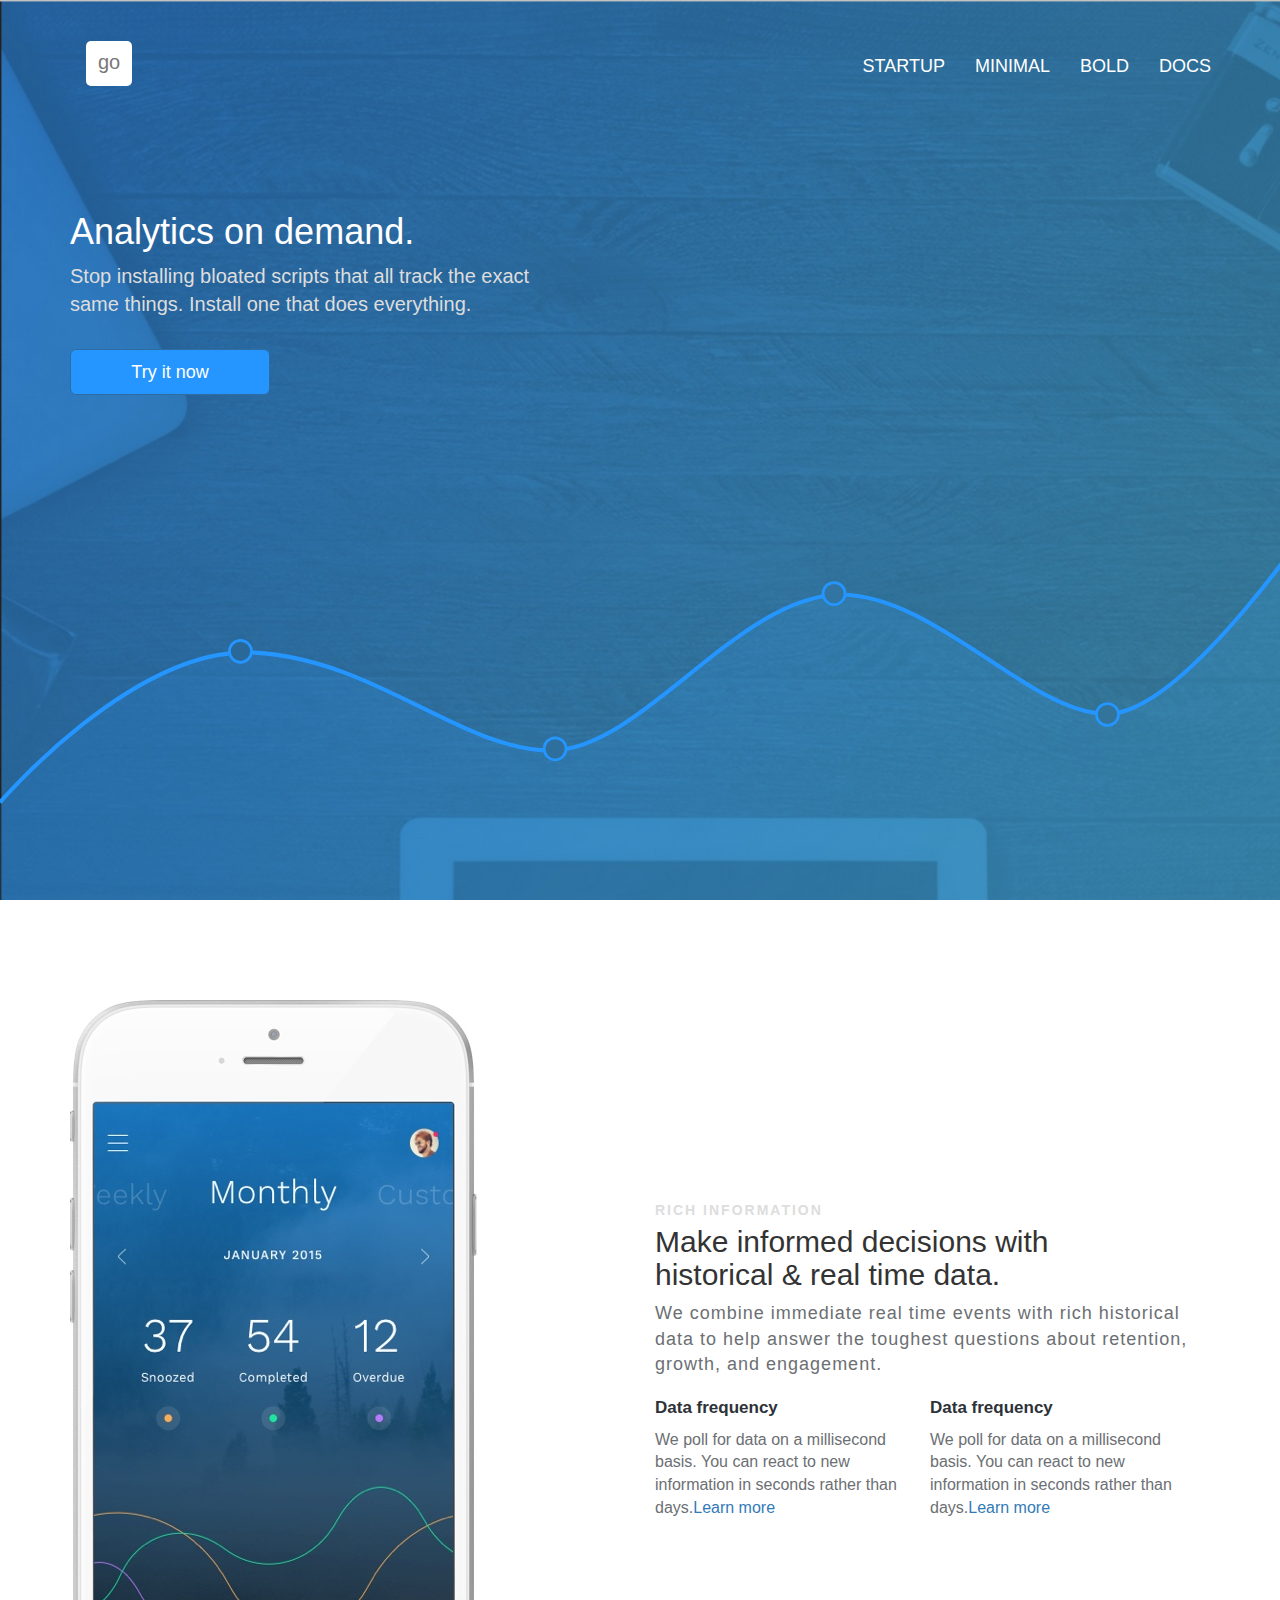
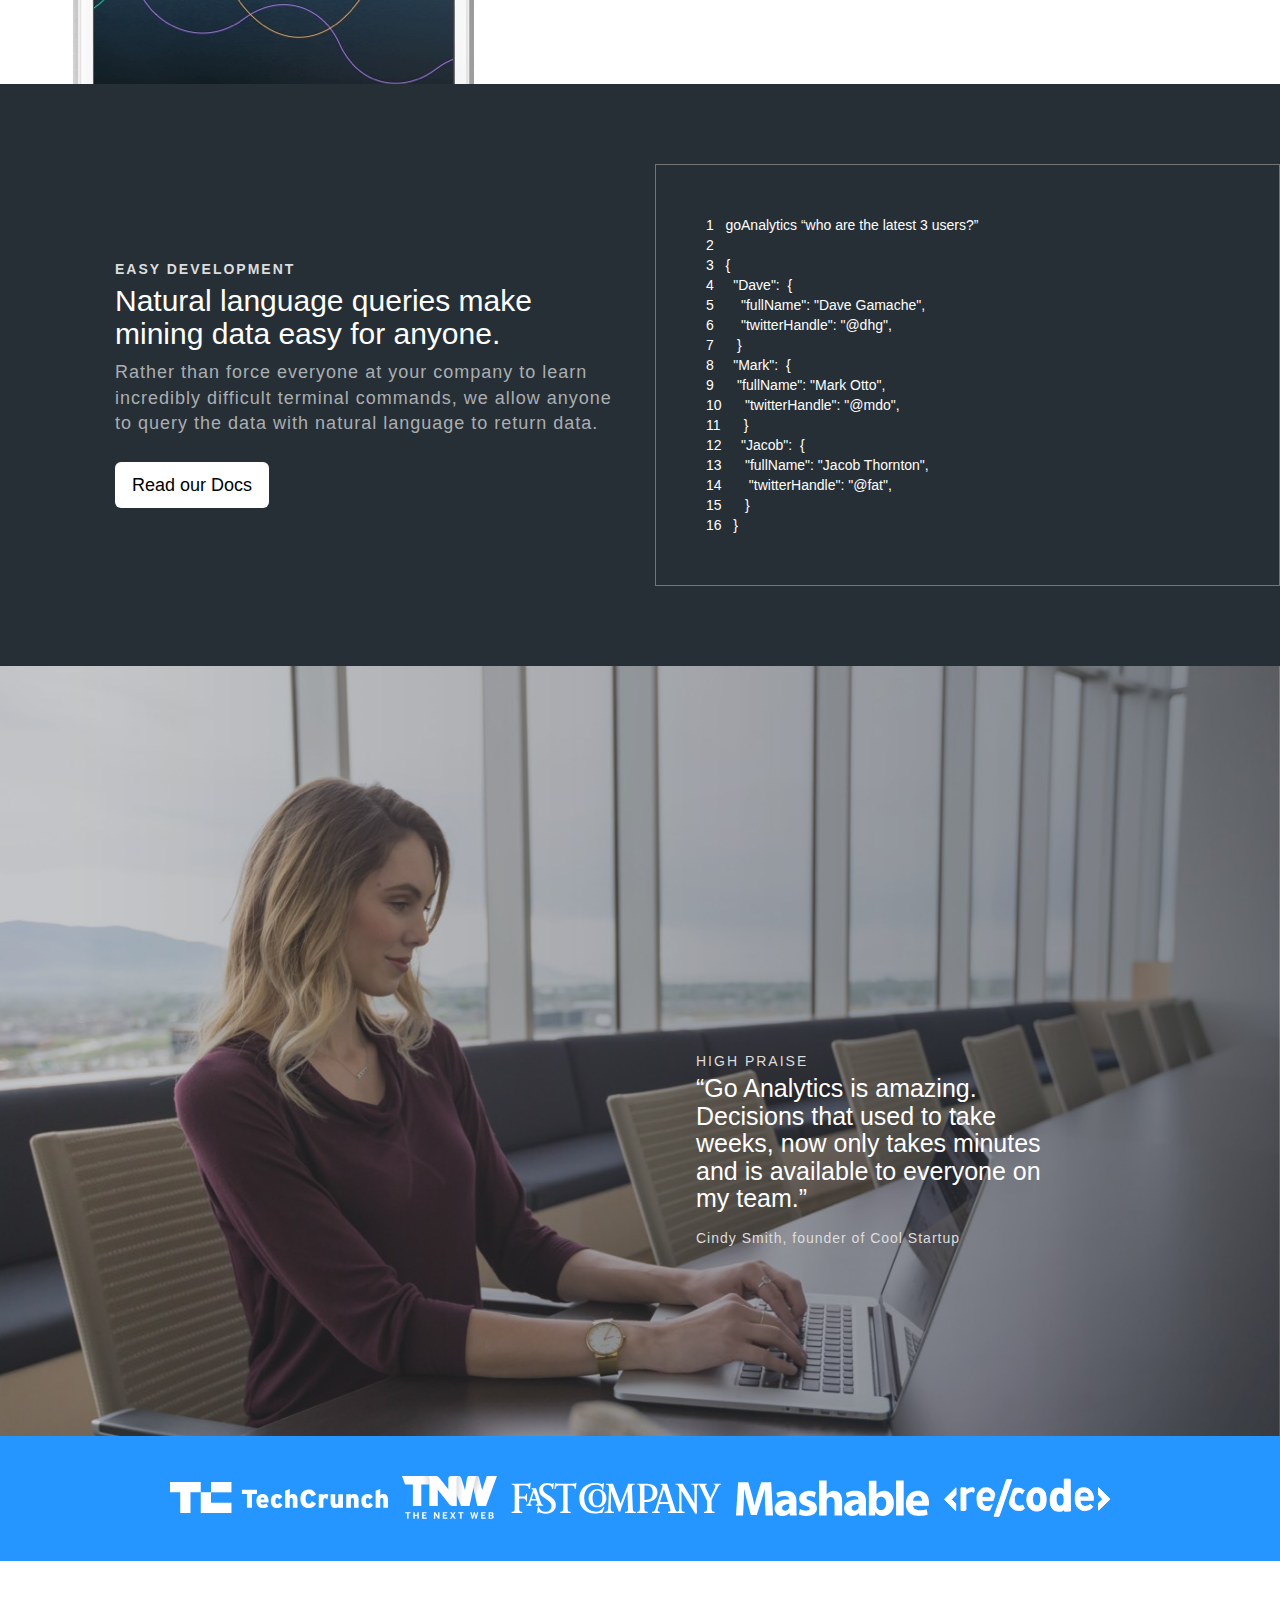
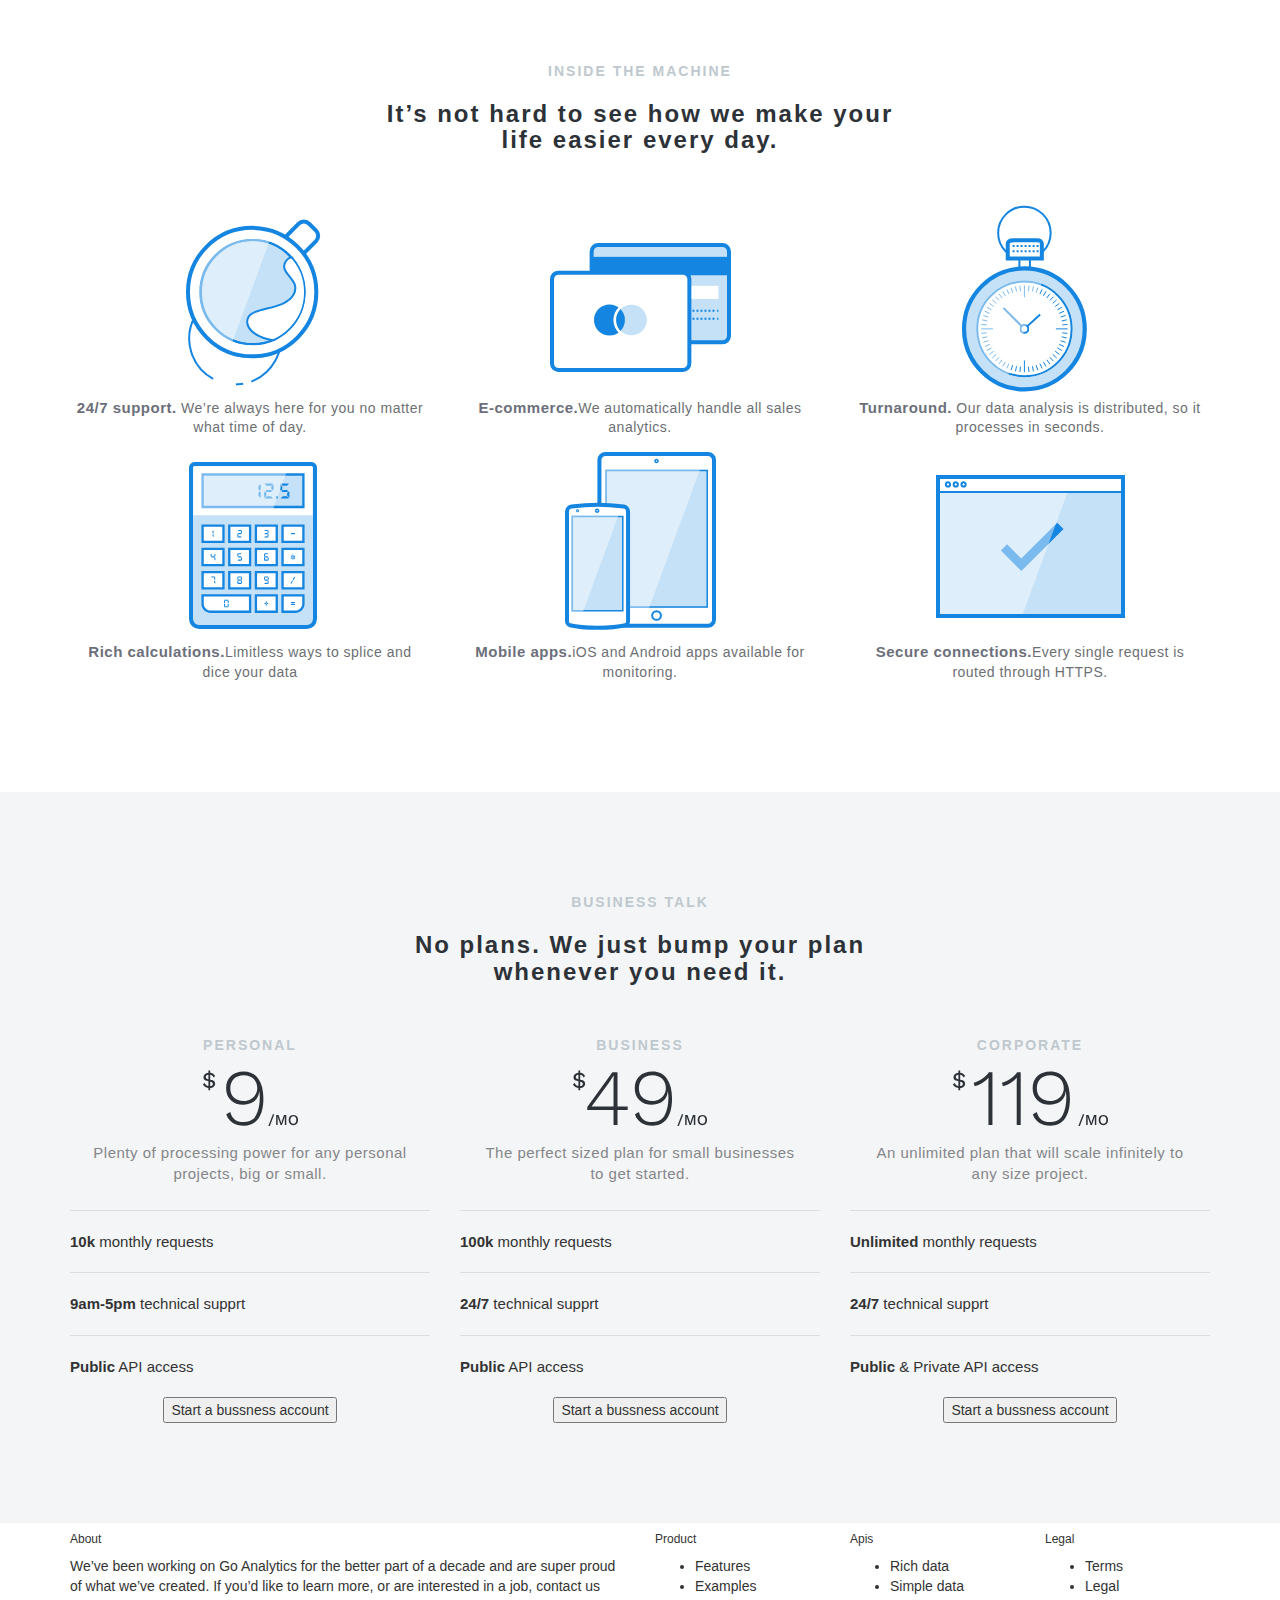
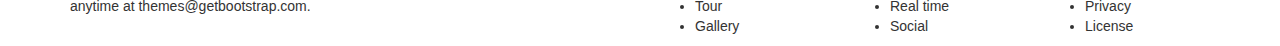
<file: wp-content/themes/LEDP_Montor_Porject/index.html>
<!DOCTYPE html>
<html lang="en">
<head>
    <meta charset="UTF-8">
    <title>Marketing</title>
    <link rel="stylesheet" href="assets/css/bootstrap.min.css">
    <link rel="stylesheet" href="assets/css/font-awesome.min.css">
    <link rel="stylesheet" href="assets/css/style.css">
    
</head>
<body>
    <!--header-area-->
    <div class="header_area">
		<div class="container">
			<nav class="navbar navbar-default">
			  <div class="container menu_logo">
				<!-- Brand and toggle get grouped for better mobile display -->
				<div class="navbar-header">
				  <button type="button" class="navbar-toggle collapsed" data-toggle="collapse" data-target="#bs-example-navbar-collapse-1" aria-expanded="false">
					<span class="sr-only">Toggle navigation</span>
					<span class="icon-bar"></span>
					<span class="icon-bar"></span>
					<span class="icon-bar"></span>
				  </button>
				  <a class="navbar-brand" href="#">go</a>
				</div>

				<!-- Collect the nav links, forms, and other content for toggling -->
				<div class="collapse navbar-collapse" id="bs-example-navbar-collapse-1">
				  <ul class="nav navbar-nav mainmenu navbar-right">                                    
					<li><a href="#">StartUp</a></li>
					<li><a href="#">Minimal</a></li>
					<li><a href="#">Bold</a></li>
					<li><a href="#">Docs</a></li>
				  </ul>
				</div><!-- /.navbar-collapse -->
			  </div><!-- /.container-fluid -->
			</nav>        
			
			<div class="header_text">
				<h1>Analytics on demand.</h1>
				<p>Stop installing bloated scripts that all track the exact<br/> same things. Install one that does everything.</p>
				<button type="button" class="btn btn-primary btn-lg">Try it now</button>
			</div>
		</div><!--End header area -->
    </div>
	
    <!--promotion-area-->
    <div class="promotion_area">
		<div class="container"> 
			<div class="row promotion"> 
				<div class="col-md-6 promotion_left">
					<img src="assets/images/mobile.jpg" alt="Mobile" />
				</div>
				<div class="col-md-6 promotion_right">
					<div class="promotion_right_top">
						<span>Rich Information</span>
						<h2>Make informed decisions with historical & real time data.</h2>
						<p>We combine immediate real time events with rich historical data to help answer the toughest questions about retention, growth, and engagement.</p>
					</div>
					<div class="promotion_right_bottom">
						<div class="single_right_bottom">                          						
                            <h5>Data frequency</h5>
                            <p>We poll for data on a millisecond basis. You can react to new information in seconds rather than days.<a href="#">Learn more</a></p>
						</div>
						<div class="single_right_bottom">                          						
                            <h5>Data frequency</h5>
                            <p>We poll for data on a millisecond basis. You can react to new information in seconds rather than days.<a href="#">Learn more</a></p>
						</div>
					</div>
				</div>
			</div>
		</div>
	</div>
    
    <!--Read Docs-->
    <div class="read_docs_area">
		<div class="container-fluid">
			<div class="row read_docs"> 
				<div class="col-md-6">
					<div class="read_docs_right">
						<span>Easy development</span>
						<h2>Natural language queries make mining data easy for anyone.</h2>
						<p>Rather than force everyone at your company to learn incredibly difficult terminal commands, we allow anyone to query the data with natural language to return data.</p>
						<button type="button" class="btn btn-primary btn-lg">Read our Docs</button>
					</div>
				</div>
				<div class="col-md-6 read_docs_left">
                    <div class="code">
                        1  &nbsp; goAnalytics “who are the latest 3 users?”<br/>
                        2  &nbsp; <br/>
                        3  &nbsp;  {<br/>
                        4  &nbsp;&nbsp;&nbsp;    "Dave": &nbsp;{<br/>
                        5  &nbsp;&nbsp;&nbsp;&nbsp;      &nbsp;"fullName": "Dave Gamache",<br/>
                        6  &nbsp;&nbsp;&nbsp;&nbsp;      &nbsp;"twitterHandle": "@dhg",<br/>
                        7  &nbsp;&nbsp;&nbsp;&nbsp;    }<br/>
                        8  &nbsp;&nbsp;&nbsp;    "Mark": &nbsp;{<br/>
                        9  &nbsp;&nbsp;&nbsp;&nbsp;      "fullName": "Mark Otto",<br/>
                        10 &nbsp;&nbsp;&nbsp;&nbsp;      "twitterHandle": "@mdo",<br/>
                        11 &nbsp;&nbsp;&nbsp;&nbsp;     }<br/>
                        12 &nbsp;&nbsp;&nbsp;     "Jacob": &nbsp;{<br/>
                        13 &nbsp;&nbsp;&nbsp;&nbsp;       "fullName": "Jacob Thornton",<br/>
                        14 &nbsp;&nbsp;&nbsp;&nbsp;&nbsp; "twitterHandle": "@fat",<br/>
                        15 &nbsp;&nbsp;&nbsp;&nbsp;     }<br/>
                        16 &nbsp;   }<br/>
                    </div>
                </div>
			</div>
		</div>
	</div>
	
    <!--Praise area-->
    <div class="praise_area">
	   <div class="qoute">            
           <span>High Praise</span>
           <h1>“Go Analytics is amazing. Decisions that used to take weeks, now only takes minutes and is available to everyone on my team.”</h1>
           <p>Cindy Smith, founder of Cool Startup</p>
       </div>
	</div>
    <!--Ad company-->
    <div class="ad_area">
        <div class="container">
            <div class="row">
                <div class="ad">
                    <img src="assets/images/1.svg" alt="">
                    <img src="assets/images/2.svg" alt="">
                    <img src="assets/images/3.svg" alt="">
                    <img src="assets/images/4.svg" alt="">
                    <img src="assets/images/5.svg" alt="">
                </div>
            </div>
        </div>
    </div>
    <!--Machine-->
    <div class="machine_area">
        <div class="container">
             <div class="row">
                  <div class="machine_area_top">
                       <p>Inside the machine</p>
                       <h3>It’s not hard to see how we make your life easier every day.</h3>
                   </div>
             </div>
            <div class="row machine_area_bottom">
                <div class="col-md-4 machine_single_item">
                    <img src="assets/images/6.svg" alt="image">
                    <p><span>24/7 support.</span> We’re always here for you no matter what time of day.</p>
                </div>
                <div class="col-md-4 machine_single_item">
                    <img src="assets/images/7.svg" alt="image">
                    <p><span>E-commerce.</span>We automatically handle all sales analytics.</p>
                </div>
                <div class="col-md-4 machine_single_item">
                    <img src="assets/images/8.svg" alt="image">
                    <p><span>Turnaround.</span> Our data analysis is distributed, so it processes in seconds.</p>
                </div>
                <div class="col-md-4 machine_single_item">
                    <img src="assets/images/9.svg" alt="image">
                    <p><span>Rich calculations.</span>Limitless ways to splice and dice your data</p>
                </div>
                <div class="col-md-4 machine_single_item">
                    <img src="assets/images/10.svg" alt="image">
                    <p><span>Mobile apps.</span>iOS and Android apps available for monitoring.</p>
                </div>
                <div class="col-md-4 machine_single_item">
                    <img src="assets/images/11.svg" alt="image">
                    <p><span>Secure connections.</span>Every single request is routed through HTTPS.</p>
                </div>
            </div>
        </div>
    </div>
    <div class="price_area">
        <div class="container">
            <div class="price_area_top">
               <p>Business Talk</p>
               <h3>No plans. We just bump your plan whenever you need it.</h3>
           </div>
            <div class="row price_area_bottom">
                <div class="col-md-4 price_single_item">
                    <span>Personal</span>
                    <img src="assets/images/12.svg" alt="image">
                    <p>Plenty of processing power for any personal projects, big or small.</p>
                    <ul>
                        <li><strong>10k</strong> monthly requests</li>
                        <li><strong>9am-5pm</strong> technical supprt</li>
                        <li><strong>Public</strong> API access</li>
                    </ul>
                    <button>Start a bussness account</button>
                </div>
                <div class="col-md-4 price_single_item">
                    <span>Business</span>
                    <img src="assets/images/13.svg" alt="image">
                    <p>The perfect sized plan for small businesses to get started.</p>
                    <ul>
                        <li><strong>100k</strong> monthly requests</li>
                        <li><strong>24/7</strong> technical supprt</li>
                        <li><strong>Public</strong> API access</li>
                    </ul>
                    <button>Start a bussness account</button>
                </div>
                <div class="col-md-4 price_single_item">
                    <span>Corporate</span>
                    <img src="assets/images/14.svg" alt="image">
                    <p>An unlimited plan that will scale infinitely to any size project.</p>
                    <ul>
                        <li><strong>Unlimited</strong> monthly requests</li>
                        <li><strong>24/7</strong> technical supprt</li>
                        <li><strong>Public</strong> & Private API access</li>
                    </ul>
                    <button>Start a bussness account</button>
                </div>
            </div>
        </div>
    </div>
    <!--Footer area-->
    <div class="footer_area">
        <div class="container">
            <div class="row footer">
                <div class="col-md-6 about">
                    <h6>About</h6>
                    <p>We’ve been working on Go Analytics for the better part of a decade and are super proud of what we’ve created. If you’d like to learn more, or are interested in a job, contact us anytime at <span>themes@getbootstrap.com.</span></p>
                </div>
                <div class="col-md-6 footer_single_widget">
                    <div class="row">
                        <div class="col-md-4">
                            <h6>Product</h6>
                            <ul>
                                <li>Features</li>
                                <li>Examples</li>
                                <li>Tour</li>
                                <li>Gallery</li>
                            </ul>
                        </div>
                        <div class="col-md-4">
                            <h6>Apis</h6>
                            <ul>
                                <li>Rich data</li>
                                <li>Simple data</li>
                                <li>Real time</li>
                                <li>Social</li>
                            </ul>
                        </div>
                        <div class="col-md-4">
                            <h6>Legal</h6>
                            <ul>
                                <li>Terms</li>
                                <li>Legal</li>
                                <li>Privacy</li>
                                <li>License</li>
                            </ul>
                        </div>
                    </div>
                </div>
            </div>
        </div>
    </div>
    
    <script src="https://ajax.googleapis.com/ajax/libs/jquery/3.2.1/jquery.min.js"></script>
    <script src="assets/js/jquery.min.js"></script>
    <script src="assets/js/bootstrap.min.js"></script>
</body>
</html>
</file>
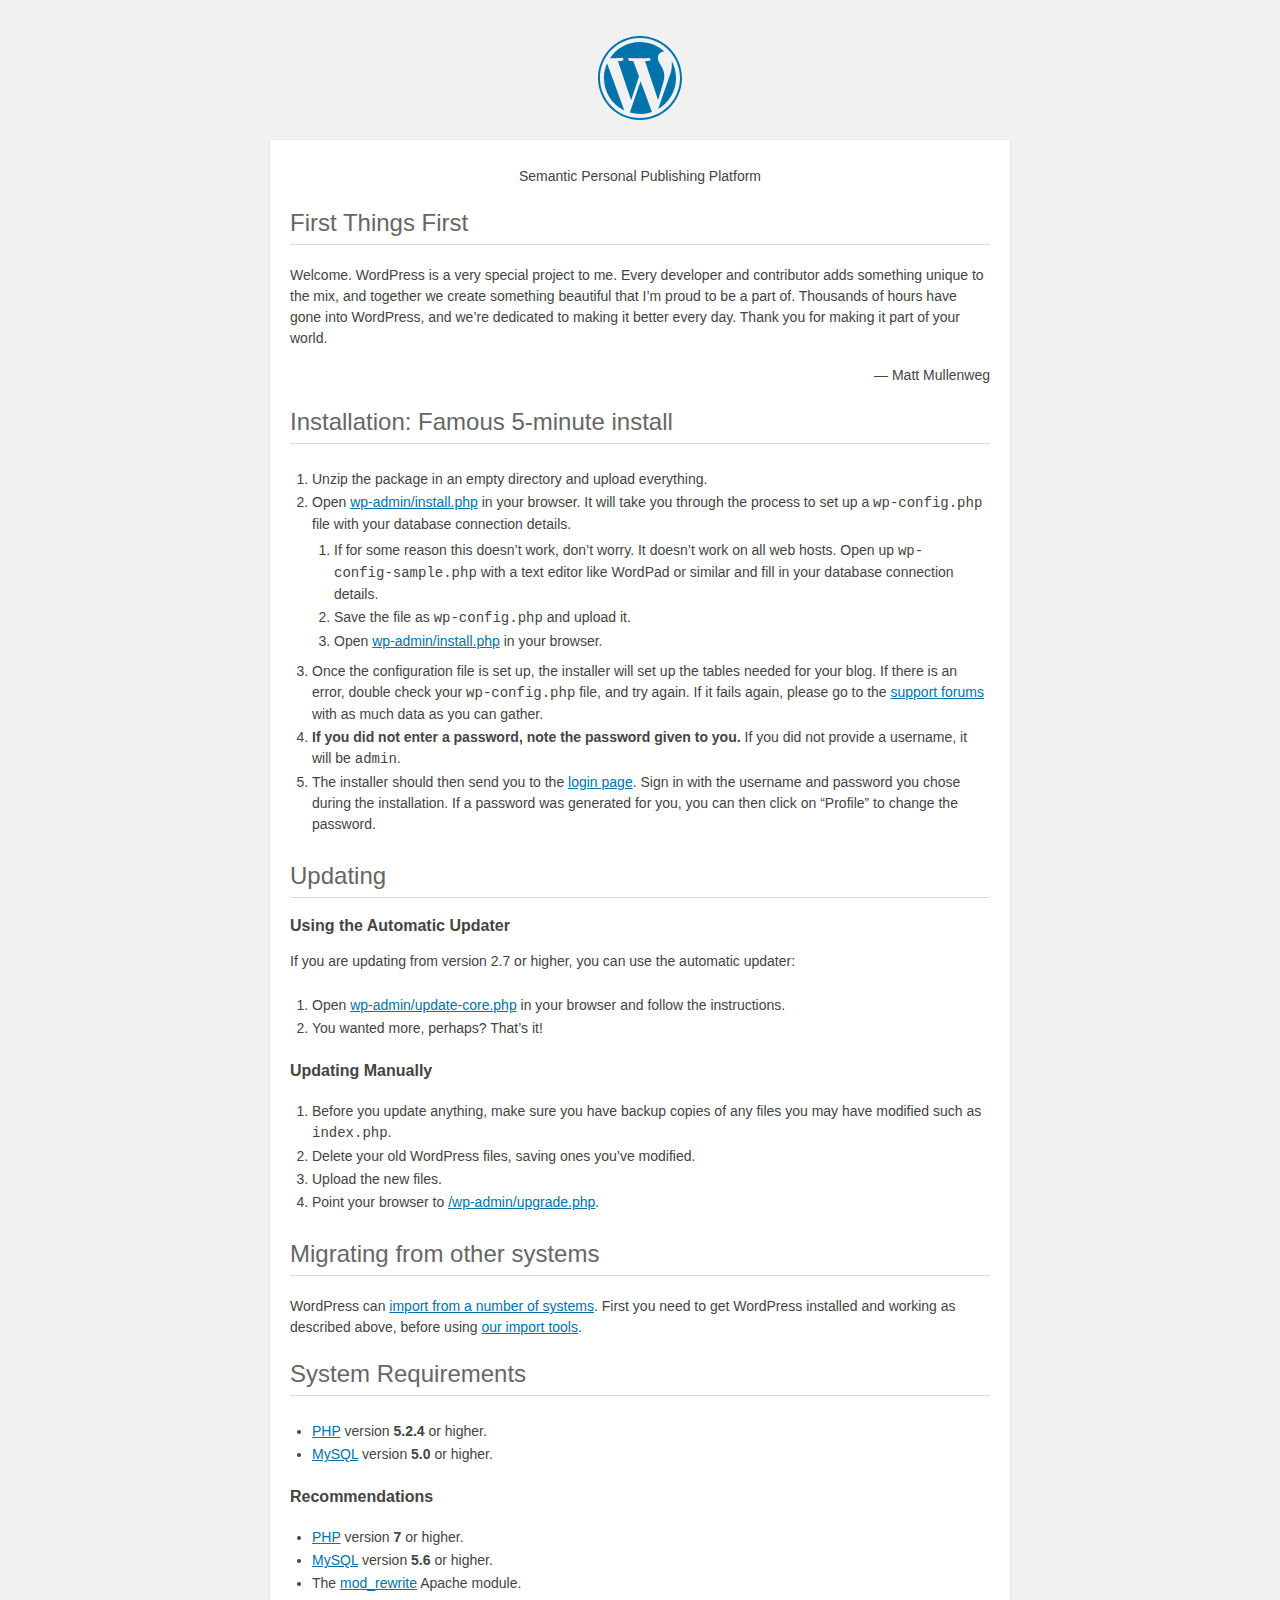
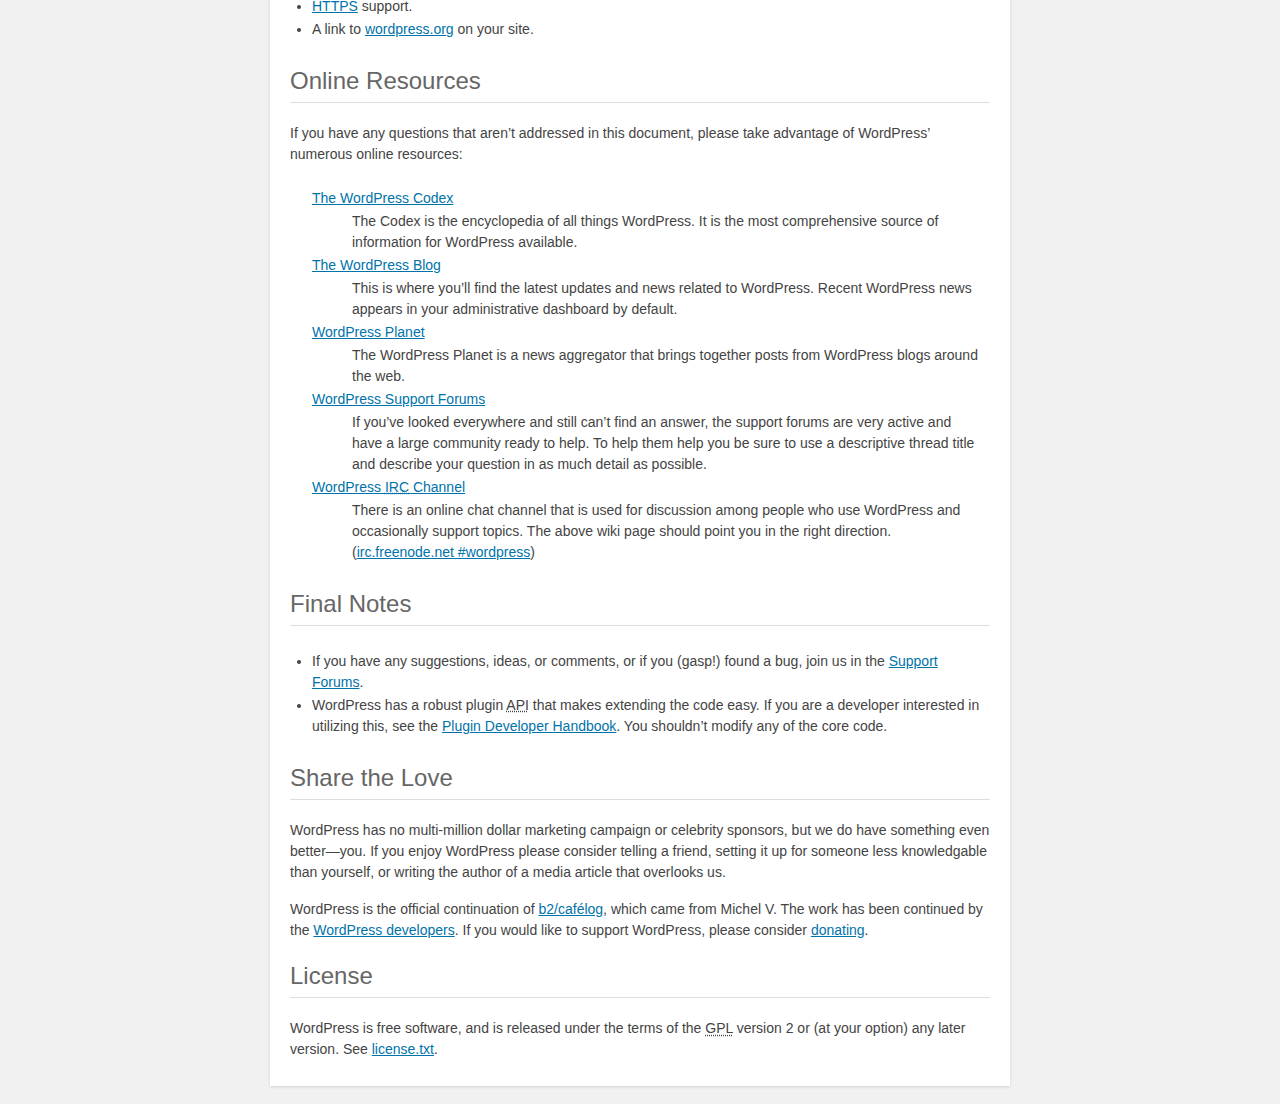
<file: readme.html>
<!DOCTYPE html>
<html>
<head>
	<meta name="viewport" content="width=device-width" />
	<meta http-equiv="Content-Type" content="text/html; charset=utf-8" />
	<title>WordPress &#8250; ReadMe</title>
	<link rel="stylesheet" href="wp-admin/css/install.css?ver=20100228" type="text/css" />
</head>
<body>
<h1 id="logo">
	<a href="https://wordpress.org/"><img alt="WordPress" src="wp-admin/images/wordpress-logo.png" /></a>
</h1>
<p style="text-align: center">Semantic Personal Publishing Platform</p>

<h2>First Things First</h2>
<p>Welcome. WordPress is a very special project to me. Every developer and contributor adds something unique to the mix, and together we create something beautiful that I&#8217;m proud to be a part of. Thousands of hours have gone into WordPress, and we&#8217;re dedicated to making it better every day. Thank you for making it part of your world.</p>
<p style="text-align: right">&#8212; Matt Mullenweg</p>

<h2>Installation: Famous 5-minute install</h2>
<ol>
	<li>Unzip the package in an empty directory and upload everything.</li>
	<li>Open <span class="file"><a href="wp-admin/install.php">wp-admin/install.php</a></span> in your browser. It will take you through the process to set up a <code>wp-config.php</code> file with your database connection details.
		<ol>
			<li>If for some reason this doesn&#8217;t work, don&#8217;t worry. It doesn&#8217;t work on all web hosts. Open up <code>wp-config-sample.php</code> with a text editor like WordPad or similar and fill in your database connection details.</li>
			<li>Save the file as <code>wp-config.php</code> and upload it.</li>
			<li>Open <span class="file"><a href="wp-admin/install.php">wp-admin/install.php</a></span> in your browser.</li>
		</ol>
	</li>
	<li>Once the configuration file is set up, the installer will set up the tables needed for your blog. If there is an error, double check your <code>wp-config.php</code> file, and try again. If it fails again, please go to the <a href="https://wordpress.org/support/" title="WordPress support">support forums</a> with as much data as you can gather.</li>
	<li><strong>If you did not enter a password, note the password given to you.</strong> If you did not provide a username, it will be <code>admin</code>.</li>
	<li>The installer should then send you to the <a href="wp-login.php">login page</a>. Sign in with the username and password you chose during the installation. If a password was generated for you, you can then click on &#8220;Profile&#8221; to change the password.</li>
</ol>

<h2>Updating</h2>
<h3>Using the Automatic Updater</h3>
<p>If you are updating from version 2.7 or higher, you can use the automatic updater:</p>
<ol>
	<li>Open <span class="file"><a href="wp-admin/update-core.php">wp-admin/update-core.php</a></span> in your browser and follow the instructions.</li>
	<li>You wanted more, perhaps? That&#8217;s it!</li>
</ol>

<h3>Updating Manually</h3>
<ol>
	<li>Before you update anything, make sure you have backup copies of any files you may have modified such as <code>index.php</code>.</li>
	<li>Delete your old WordPress files, saving ones you&#8217;ve modified.</li>
	<li>Upload the new files.</li>
	<li>Point your browser to <span class="file"><a href="wp-admin/upgrade.php">/wp-admin/upgrade.php</a>.</span></li>
</ol>

<h2>Migrating from other systems</h2>
<p>WordPress can <a href="https://codex.wordpress.org/Importing_Content">import from a number of systems</a>. First you need to get WordPress installed and working as described above, before using <a href="wp-admin/import.php" title="Import to WordPress">our import tools</a>.</p>

<h2>System Requirements</h2>
<ul>
	<li><a href="https://secure.php.net/">PHP</a> version <strong>5.2.4</strong> or higher.</li>
	<li><a href="https://www.mysql.com/">MySQL</a> version <strong>5.0</strong> or higher.</li>
</ul>

<h3>Recommendations</h3>
<ul>
	<li><a href="https://secure.php.net/">PHP</a> version <strong>7</strong> or higher.</li>
	<li><a href="https://www.mysql.com/">MySQL</a> version <strong>5.6</strong> or higher.</li>
	<li>The <a href="https://httpd.apache.org/docs/2.2/mod/mod_rewrite.html">mod_rewrite</a> Apache module.</li>
	<li><a href="https://wordpress.org/news/2016/12/moving-toward-ssl/">HTTPS</a> support.</li>
	<li>A link to <a href="https://wordpress.org/">wordpress.org</a> on your site.</li>
</ul>

<h2>Online Resources</h2>
<p>If you have any questions that aren&#8217;t addressed in this document, please take advantage of WordPress&#8217; numerous online resources:</p>
<dl>
	<dt><a href="https://codex.wordpress.org/">The WordPress Codex</a></dt>
		<dd>The Codex is the encyclopedia of all things WordPress. It is the most comprehensive source of information for WordPress available.</dd>
	<dt><a href="https://wordpress.org/news/">The WordPress Blog</a></dt>
		<dd>This is where you&#8217;ll find the latest updates and news related to WordPress. Recent WordPress news appears in your administrative dashboard by default.</dd>
	<dt><a href="https://planet.wordpress.org/">WordPress Planet</a></dt>
		<dd>The WordPress Planet is a news aggregator that brings together posts from WordPress blogs around the web.</dd>
	<dt><a href="https://wordpress.org/support/">WordPress Support Forums</a></dt>
		<dd>If you&#8217;ve looked everywhere and still can&#8217;t find an answer, the support forums are very active and have a large community ready to help. To help them help you be sure to use a descriptive thread title and describe your question in as much detail as possible.</dd>
	<dt><a href="https://codex.wordpress.org/IRC">WordPress <abbr title="Internet Relay Chat">IRC</abbr> Channel</a></dt>
		<dd>There is an online chat channel that is used for discussion among people who use WordPress and occasionally support topics. The above wiki page should point you in the right direction. (<a href="irc://irc.freenode.net/wordpress">irc.freenode.net #wordpress</a>)</dd>
</dl>

<h2>Final Notes</h2>
<ul>
	<li>If you have any suggestions, ideas, or comments, or if you (gasp!) found a bug, join us in the <a href="https://wordpress.org/support/">Support Forums</a>.</li>
	<li>WordPress has a robust plugin <abbr title="application programming interface">API</abbr> that makes extending the code easy. If you are a developer interested in utilizing this, see the <a href="https://developer.wordpress.org/plugins/">Plugin Developer Handbook</a>. You shouldn&#8217;t modify any of the core code.</li>
</ul>

<h2>Share the Love</h2>
<p>WordPress has no multi-million dollar marketing campaign or celebrity sponsors, but we do have something even better&#8212;you. If you enjoy WordPress please consider telling a friend, setting it up for someone less knowledgable than yourself, or writing the author of a media article that overlooks us.</p>

<p>WordPress is the official continuation of <a href="http://cafelog.com/">b2/caf&#233;log</a>, which came from Michel V. The work has been continued by the <a href="https://wordpress.org/about/">WordPress developers</a>. If you would like to support WordPress, please consider <a href="https://wordpress.org/donate/" title="Donate to WordPress">donating</a>.</p>

<h2>License</h2>
<p>WordPress is free software, and is released under the terms of the <abbr title="GNU General Public License">GPL</abbr> version 2 or (at your option) any later version. See <a href="license.txt">license.txt</a>.</p>

</body>
</html>
</file>
<file: wp-content/themes/LEDP_Montor_Porject/assets/css/style.css>
.header_area{
	background-image:url("../images/backgroundtwo.svg"),url("../images/backgroundone.png");
    background-size:cover;
    height:100vh;
}
.navbar-default {
    background-color: transparent;
    border-color: transparent;    
    padding-top:40px;
}
.navbar-default .navbar-header{
    background:#fff;
    border-radius: 5px;
}
.navbar-header a{
    
}
.navbar-brand {

}
.navbar-brand {
	padding: 12px 12px;
	height: 45px;
	font-size: 20px;
	line-height: 18px;
}
.navbar > .container .navbar-brand, .navbar > .container-fluid .navbar-brand {
	 margin-left: 0px;
}
.navbar-default .navbar-nav > li > a {
	color: #fff;
    font-size:18px;
    text-transform: uppercase;
}
.navbar-default .navbar-nav > li > a:focus, .navbar-default .navbar-nav > li > a:hover {
	color: #fff;
	background-color: transparent;
}
.header_text{
    margin-top:120px;
}
.header_text h1{
    color:#fff;
}
.header_text p{
    color:#ddd;
    font-size:20px;
}
.header_text button{
    margin-top:20px;
    background-color:#2595FF;
    width:200px;
}

/*promotion*/
.promotion_area{
}
.promotion{
    padding:100px 0px 0px 0px;
}
.promotion_left{
    
}
.promotion_left img{
    
}
.promotion_right{
    
}
.promotion_right_top {
	padding-top: 200px;
}
.promotion_right_top span {
	text-transform: uppercase;
	letter-spacing: 2px;
	font-weight: bold;
	color: #ddd;
}
.promotion_right_top h2 {
	margin: 0;
	padding: 5px 36px 10px 0;
	font-family: "Work sans", "Helvetica Neue", Helvetica, Arial, sans-serif;
}
.promotion_right_top p {
	color: #6c6f73;
	font-size: 18px;
	letter-spacing: 1px;
}
.promotion_right_bottom{
    
}
.single_right_bottom {
	width: 275px;
	float: left;
}
.single_right_bottom h5 {
	color: #2D3238;
	font-weight: bold;
	font-size: 17px;
	line-height: 1.2;
}
.single_right_bottom p {
	padding-right: 33px;
	font-size: 16px;
	color: #6c6f73;
}

/*Docs style*/
.read_docs_area{background-color:#262F36;color:#fff; overflow: hidden;}
.read_docs_area>.container-fluid{padding:0;}
.read_docs {
	padding: 80px 0px;
}
.read_docs_right {
	margin-top: 95px;
    padding-left: 115px;
}
.read_docs_right span{
    text-transform: uppercase;
	letter-spacing: 2px;
	font-weight: bold;
	color: #ddd;
}
.read_docs_right h2 {
	margin: 0;
	padding: 5px 0px 10px 0;
}
.read_docs_right p{
    color: #ABAEB1;
	font-size: 18px;
	letter-spacing: 1px;
}
.read_docs_right button {
	background-color: #fff;
	color: #000;
	border-color: transparent;
	margin-top: 15px;
}
.read_docs_right .btn-primary:hover {
	color: #000;
	background-color: #E6E6E6;
	border-color: transparent;
}
.read_docs_left{}
.code {
	border: 1px solid #747474;
	padding: 50px;
}
/*Praise_area*/
.praise_area {
	background-image: url(../images/workimg.jpg);
	background-size: cover;
	height: 770px;
	position: relative;
}
.qoute {
	position: absolute;
	width: 500px;
	right: 84px;
	top: 50%;
}
.qoute span {
	text-transform: uppercase;
	letter-spacing: 2px;
	color: #ddd;
}
.qoute h1 {
	color: #fff;
	margin: 0;
	padding: 4px 117px 15px 0;
	font-size: 25px;
}
.qoute p {
	color: #ddd;
	letter-spacing: 1px;
}
.qoute h1{}
.qoute p{}
/* ad area */
.ad_area {
	height: 125px;
	background-color: #2595FF;
}
.ad {
	padding-top: 40px;
	text-align: center;
}
.ad img {
	display: inline-block;
	padding: 0px 5px;
}
.machine_area {
	padding: 100px 0px;
}
.machine_area_top, .price_area_top {
	text-align: center;
}
.machine_area_top p, .price_area_top p {
	color: #BEC8CE;
	text-transform: uppercase;
	letter-spacing: 2px;
	font-weight: bold;
}
.machine_area_top h3, .price_area_top h3 {
	padding: 0px 312px;
	margin-bottom: 50px;
	letter-spacing: 2px;
	font-weight: bold;
    color:#2D3238;
}
.machine_area_bottom, .price_area_bottom{text-align: center;}
.machine_area_bottom img{}
.machine_area_bottom p {
	padding: 0 4px;
	line-height: 1.4;
	letter-spacing: 0.5px;
	color: #6c6f73;
}
.machine_area_bottom p span {
	font-size: 15px;
	font-weight: bold;
	color: #6C6F7B;
}
.price_area{
    background-color: #F4F5F6;
    padding:100px 0px;
}
.price_area_top{}
.price_area_top p{}
.price_area_top h3{}
.price_area_bottom{}
.price_single_item{}
.price_single_item span{
    color: #BEC8CE;
	text-transform: uppercase;
	letter-spacing: 2px;
	font-weight: bold;
    display: block;
    margin-bottom:15px;
}
.price_single_item img{}
.price_single_item p {
	padding: 15px 18px;
	color: #848689;
	font-size: 15px;
	letter-spacing: .5px;
}
.price_single_item ul{
    margin:0;
    padding: 0;
    list-style: none;
}
.price_single_item ul li {
	border-top: 1px solid #ddd;
	padding: 20px 0px;
	text-align: left;
	font-size: 15px;
}
.price_single_item button{}
.footer_area{}
.about{}
.about h3{}
.about p{}
.footer_single_widget{}
.footer_single_widget h3{}
.footer_single_widget ul{}
.footer_single_widget ul li{}
</file>
<file: wp-admin/css/install.css>
html {
	background: #f1f1f1;
	margin: 0 20px;
}

body {
	background: #fff;
	color: #444;
	font-family: -apple-system, BlinkMacSystemFont, "Segoe UI", Roboto, Oxygen-Sans, Ubuntu, Cantarell, "Helvetica Neue", sans-serif;
	margin: 140px auto 25px;
	padding: 20px 20px 10px 20px;
	max-width: 700px;
	-webkit-font-smoothing: subpixel-antialiased;
	-webkit-box-shadow: 0 1px 3px rgba(0,0,0,0.13);
	box-shadow: 0 1px 3px rgba(0,0,0,0.13);
}

a {
	color: #0073aa;
}

a:hover,
a:active {
	color: #00a0d2;
}

a:focus {
	color: #124964;
	-webkit-box-shadow:
		0 0 0 1px #5b9dd9,
		0 0 2px 1px rgba(30, 140, 190, .8);
	box-shadow:
		0 0 0 1px #5b9dd9,
		0 0 2px 1px rgba(30, 140, 190, .8);
}

.ie8 a:focus {
	outline: #5b9dd9 solid 1px;
}

h1, h2 {
	border-bottom: 1px solid #ddd;
	clear: both;
	color: #666;
	font-size: 24px;
	padding: 0;
	padding-bottom: 7px;
	font-weight: 400;
}

h3 {
	font-size: 16px;
}

p, li, dd, dt {
	padding-bottom: 2px;
	font-size: 14px;
	line-height: 1.5;
}

code, .code {
	font-family: Consolas, Monaco, monospace;
}

ul, ol, dl {
	padding: 5px 5px 5px 22px;
}

a img {
	border:0
}
abbr {
	border: 0;
	font-variant: normal;
}

fieldset {
	border: 0;
	padding: 0;
	margin: 0;
}

label {
	cursor: pointer;
}

#logo {
	margin: 6px 0 14px 0;
	padding: 0 0 7px 0;
	border-bottom: none;
	text-align:center
}
#logo a {
	background-image: url(../images/w-logo-blue.png?ver=20131202);
	background-image: none, url(../images/wordpress-logo.svg?ver=20131107);
	-webkit-background-size: 84px;
	background-size: 84px;
	background-position: center top;
	background-repeat: no-repeat;
	color: #444; /* same as login.css */
	height: 84px;
	font-size: 20px;
	font-weight: 400;
	line-height: 1.3em;
	margin: -130px auto 25px;
	padding: 0;
	text-decoration: none;
	width: 84px;
	text-indent: -9999px;
	outline: none;
	overflow: hidden;
	display: block;
}

#logo a:focus {
	-webkit-box-shadow: none;
	box-shadow: none;
}

.step {
	margin: 20px 0 15px;
}
.step, th {
	text-align: left;
	padding: 0;
}
.language-chooser.wp-core-ui .step .button.button-large {
	height: 36px;
	font-size: 14px;
	line-height: 33px;
	vertical-align: middle;
}
textarea {
	border: 1px solid #ddd;
	font-family: -apple-system, BlinkMacSystemFont, "Segoe UI", Roboto, Oxygen-Sans, Ubuntu, Cantarell, "Helvetica Neue", sans-serif;
	width: 100%;
	-webkit-box-sizing: border-box;
	-moz-box-sizing: border-box;
	box-sizing: border-box;
}

.form-table {
	border-collapse: collapse;
	margin-top: 1em;
	width: 100%;
}

.form-table td {
	margin-bottom: 9px;
	padding: 10px 20px 10px 0;
	font-size: 14px;
	vertical-align: top
}

.form-table th {
	font-size: 14px;
	text-align: left;
	padding: 10px 20px 10px 0;
	width: 140px;
	vertical-align: top;
}

.form-table code {
	line-height: 18px;
	font-size: 14px;
}

.form-table p {
	margin: 4px 0 0 0;
	font-size: 11px;
}

.form-table input {
	line-height: 20px;
	font-size: 15px;
	padding: 3px 5px;
	border: 1px solid #ddd;
	-webkit-box-shadow: inset 0 1px 2px rgba(0,0,0,0.07);
	box-shadow: inset 0 1px 2px rgba(0,0,0,0.07);
}

input,
submit {
	font-family: -apple-system, BlinkMacSystemFont, "Segoe UI", Roboto, Oxygen-Sans, Ubuntu, Cantarell, "Helvetica Neue", sans-serif;
}

.form-table input[type=text],
.form-table input[type=email],
.form-table input[type=url],
.form-table input[type=password] {
	width: 206px;
}

.form-table th p {
	font-weight: 400;
}

.form-table.install-success th,
.form-table.install-success td {
	vertical-align: middle;
	padding: 16px 20px 16px 0;
}

.form-table.install-success td p {
	margin: 0;
	font-size: 14px;
}

.form-table.install-success td code {
	margin: 0;
	font-size: 18px;
}

#error-page {
	margin-top: 50px;
}

#error-page p {
	font-size: 14px;
	line-height: 18px;
	margin: 25px 0 20px;
}

#error-page code, .code {
	font-family: Consolas, Monaco, monospace;
}

.wp-hide-pw > .dashicons {
	line-height: inherit;
}

#pass-strength-result {
	background-color: #eee;
	border: 1px solid #ddd;
	color: #23282d;
	margin: -2px 5px 5px 0px;
	padding: 3px 5px;
	text-align: center;
	width: 218px;
	-webkit-box-sizing: border-box;
	-moz-box-sizing: border-box;
	box-sizing: border-box;
	opacity: 0;
}

#pass-strength-result.short {
	background-color: #f1adad;
	border-color: #e35b5b;
	opacity: 1;
}

#pass-strength-result.bad {
	background-color: #fbc5a9;
	border-color: #f78b53;
	opacity: 1;
}

#pass-strength-result.good {
	background-color: #ffe399;
	border-color: #ffc733;
	opacity: 1;
}

#pass-strength-result.strong {
	background-color: #c1e1b9;
	border-color: #83c373;
	opacity: 1;
}

#pass1.short, #pass1-text.short {
	border-color: #e35b5b;
}

#pass1.bad, #pass1-text.bad {
	border-color: #f78b53;
}

#pass1.good, #pass1-text.good {
	border-color: #ffc733;
}

#pass1.strong, #pass1-text.strong {
	border-color: #83c373;
}

.pw-weak {
	display: none;
}

.message {
	border-left: 4px solid #dc3232;
	padding: .7em .6em;
	background-color: #fbeaea;
}

/* rtl:ignore */
#dbname,
#uname,
#pwd,
#dbhost,
#prefix,
#user_login,
#admin_email,
#pass1,
#pass2 {
	direction: ltr;
}

#pass1-text,
.show-password #pass1 {
	display: none;
}

.show-password #pass1-text
{
	display: inline-block;
}

.form-table span.description.important {
	font-size: 12px;
}


/* localization */
body.rtl,
.rtl textarea,
.rtl input,
.rtl submit {
	font-family: Tahoma, sans-serif;
}

:lang(he-il) body.rtl,
:lang(he-il) .rtl textarea,
:lang(he-il) .rtl input,
:lang(he-il) .rtl submit {
	font-family: Arial, sans-serif;
}

@media only screen and (max-width: 799px) {
	body {
		margin-top: 115px;
	}
	#logo a {
		margin: -125px auto 30px;
	}
}

@media screen and ( max-width: 782px ) {

	.form-table {
		margin-top: 0;
	}

	.form-table th,
	.form-table td {
		display: block;
		width: auto;
		vertical-align: middle;
	}

	.form-table th {
		padding: 20px 0 0;
	}

	.form-table td {
		padding: 5px 0;
		border: 0;
		margin: 0;
	}

	textarea,
	input {
		font-size: 16px;
	}

	.form-table td input[type="text"],
	.form-table td input[type="email"],
	.form-table td input[type="url"],
	.form-table td input[type="password"],
	.form-table td select,
	.form-table td textarea,
	.form-table span.description {
		width: 100%;
		font-size: 16px;
		line-height: 1.5;
		padding: 7px 10px;
		display: block;
		max-width: none;
		-webkit-box-sizing: border-box;
		-moz-box-sizing: border-box;
		box-sizing: border-box;
	}

}

body.language-chooser {
	max-width: 300px;
}

.language-chooser select {
	padding: 8px;
	width: 100%;
	display: block;
	border: 1px solid #ddd;
	background-color: #fff;
	color: #32373c;
	font-size: 16px;
	font-family: Arial, sans-serif;
	font-weight: 400;
}

.language-chooser p {
	text-align: right;
}

.screen-reader-input,
.screen-reader-text {
	position: absolute;
	margin: -1px;
	padding: 0;
	height: 1px;
	width: 1px;
	overflow: hidden;
	clip: rect(0 0 0 0);
	border: 0;
}

.spinner {
	background: url(../images/spinner.gif) no-repeat;
	-webkit-background-size: 20px 20px;
	background-size: 20px 20px;
	visibility: hidden;
	opacity: 0.7;
	filter: alpha(opacity=70);
	width: 20px;
	height: 20px;
	margin: 2px 5px 0;
}

.step .spinner {
	display: inline-block;
	vertical-align: middle;
	margin-right: 15px;
}

.button.hide-if-no-js,
.hide-if-no-js {
	display: none;
}

/**
 * HiDPI Displays
 */
@media print,
  (-webkit-min-device-pixel-ratio: 1.25),
  (min-resolution: 120dpi) {

	.spinner {
		background-image: url(../images/spinner-2x.gif);
	}

}
</file>
